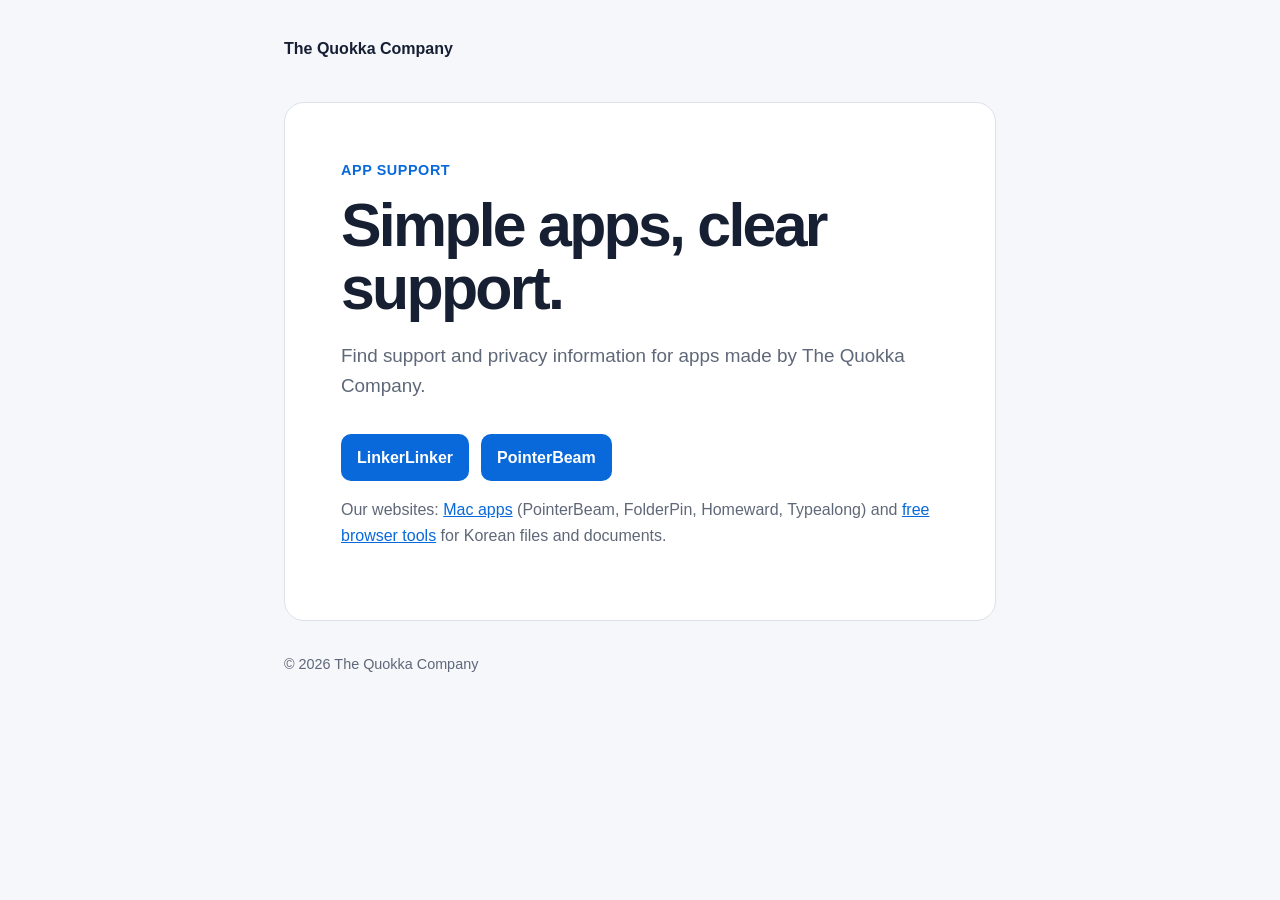
<file: index.html>
<!doctype html>
<html lang="en">
  <head>
    <meta charset="utf-8">
    <meta name="viewport" content="width=device-width, initial-scale=1">
    <meta name="description" content="Support and privacy information for apps by The Quokka Company.">
    <title>The Quokka Company Support</title>
    <link rel="stylesheet" href="assets/style.css">
  </head>
  <body>
    <div class="shell">
      <header><a class="brand" href="/">The Quokka Company</a></header>
      <main>
        <div class="eyebrow">App support</div>
        <h1>Simple apps, clear support.</h1>
        <p class="lead">Find support and privacy information for apps made by The Quokka Company.</p>
        <div class="actions"><a class="button" href="linkerlinker/">LinkerLinker</a><a class="button" href="pointerbeam/">PointerBeam</a></div>
        <p>Our websites: <a href="https://mac.thequokkacompany.com/">Mac apps</a> (PointerBeam, FolderPin, Homeward, Typealong) and <a href="https://tools.thequokkacompany.com/">free browser tools</a> for Korean files and documents.</p>
      </main>
      <footer>© 2026 The Quokka Company</footer>
    </div>
  </body>
</html>
</file>
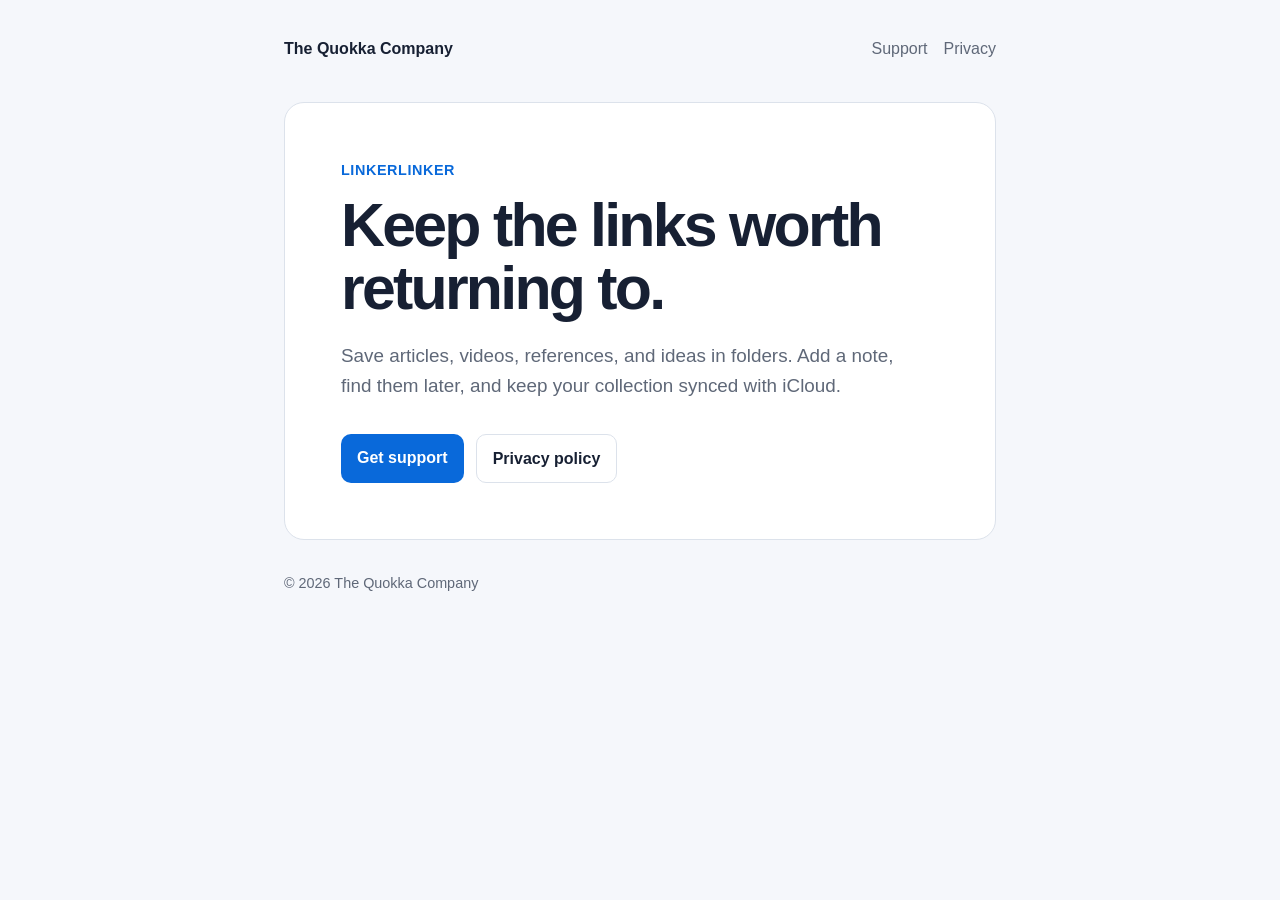
<file: linkerlinker/index.html>
<!doctype html>
<html lang="en">
  <head>
    <meta charset="utf-8">
    <meta name="viewport" content="width=device-width, initial-scale=1">
    <meta name="description" content="LinkerLinker is a simple place to collect and organize links worth revisiting.">
    <title>LinkerLinker — The Quokka Company</title>
    <link rel="stylesheet" href="../assets/style.css">
  </head>
  <body>
    <div class="shell">
      <header>
        <a class="brand" href="../">The Quokka Company</a>
        <nav><a href="support/">Support</a><a href="privacy/">Privacy</a></nav>
      </header>
      <main>
        <div class="eyebrow">LinkerLinker</div>
        <h1>Keep the links worth returning to.</h1>
        <p class="lead">Save articles, videos, references, and ideas in folders. Add a note, find them later, and keep your collection synced with iCloud.</p>
        <div class="actions"><a class="button" href="support/">Get support</a><a class="button secondary" href="privacy/">Privacy policy</a></div>
      </main>
      <footer>© 2026 The Quokka Company</footer>
    </div>
  </body>
</html>
</file>
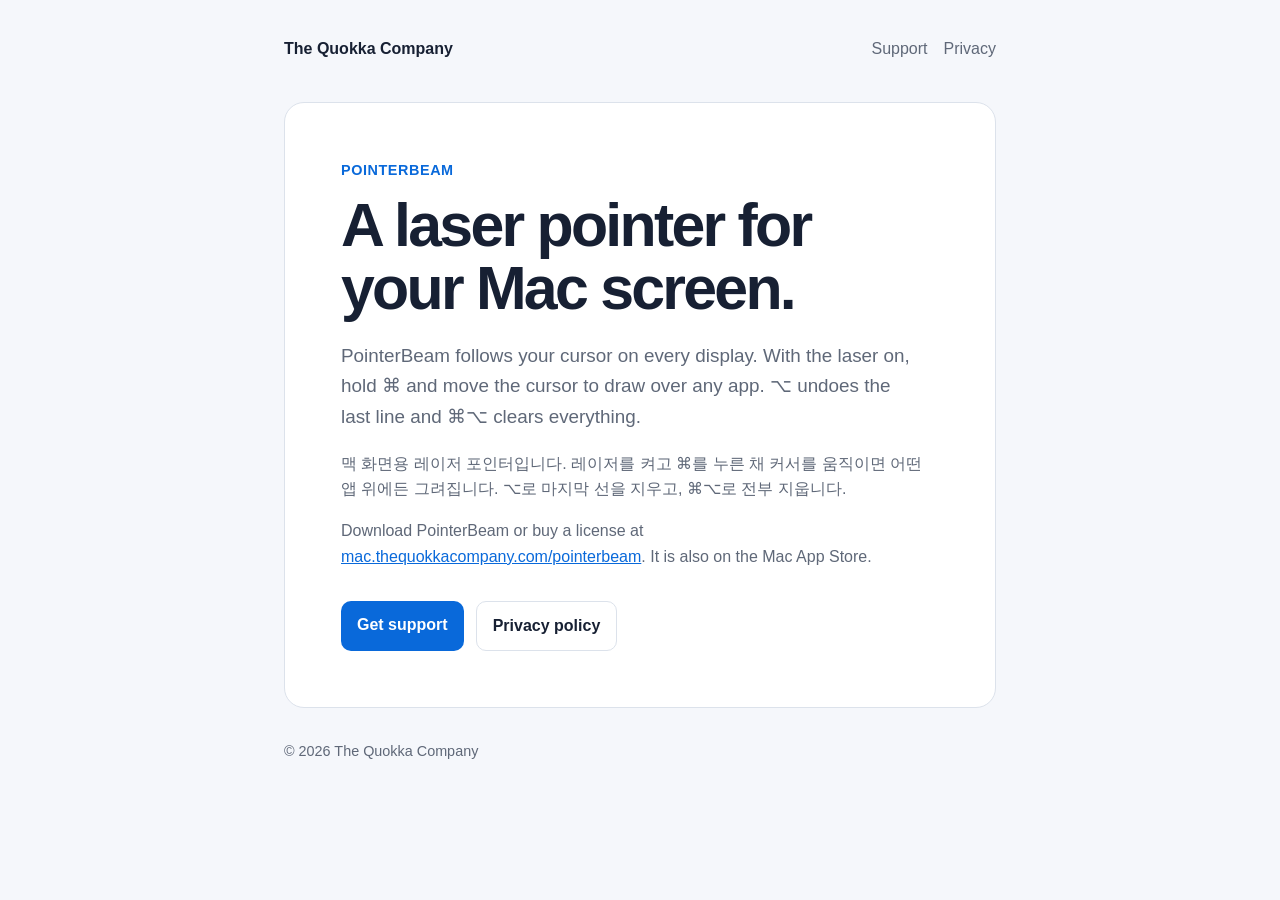
<file: pointerbeam/index.html>
<!doctype html>
<html lang="en">
  <head>
    <meta charset="utf-8">
    <meta name="viewport" content="width=device-width, initial-scale=1">
    <meta name="description" content="PointerBeam is a laser pointer and on-screen drawing tool for Mac.">
    <title>PointerBeam — The Quokka Company</title>
    <link rel="stylesheet" href="../assets/style.css">
  </head>
  <body>
    <div class="shell">
      <header>
        <a class="brand" href="../">The Quokka Company</a>
        <nav><a href="support/">Support</a><a href="privacy/">Privacy</a></nav>
      </header>
      <main>
        <div class="eyebrow">PointerBeam</div>
        <h1>A laser pointer for your Mac screen.</h1>
        <p class="lead">PointerBeam follows your cursor on every display. With the laser on, hold ⌘ and move the cursor to draw over any app. ⌥ undoes the last line and ⌘⌥ clears everything.</p>
        <p lang="ko">맥 화면용 레이저 포인터입니다. 레이저를 켜고 ⌘를 누른 채 커서를 움직이면 어떤 앱 위에든 그려집니다. ⌥로 마지막 선을 지우고, ⌘⌥로 전부 지웁니다.</p>
        <p>Download PointerBeam or buy a license at <a href="https://mac.thequokkacompany.com/pointerbeam">mac.thequokkacompany.com/pointerbeam</a>. It is also on the Mac App Store.</p>
        <div class="actions"><a class="button" href="support/">Get support</a><a class="button secondary" href="privacy/">Privacy policy</a></div>
      </main>
      <footer>© 2026 The Quokka Company</footer>
    </div>
  </body>
</html>
</file>
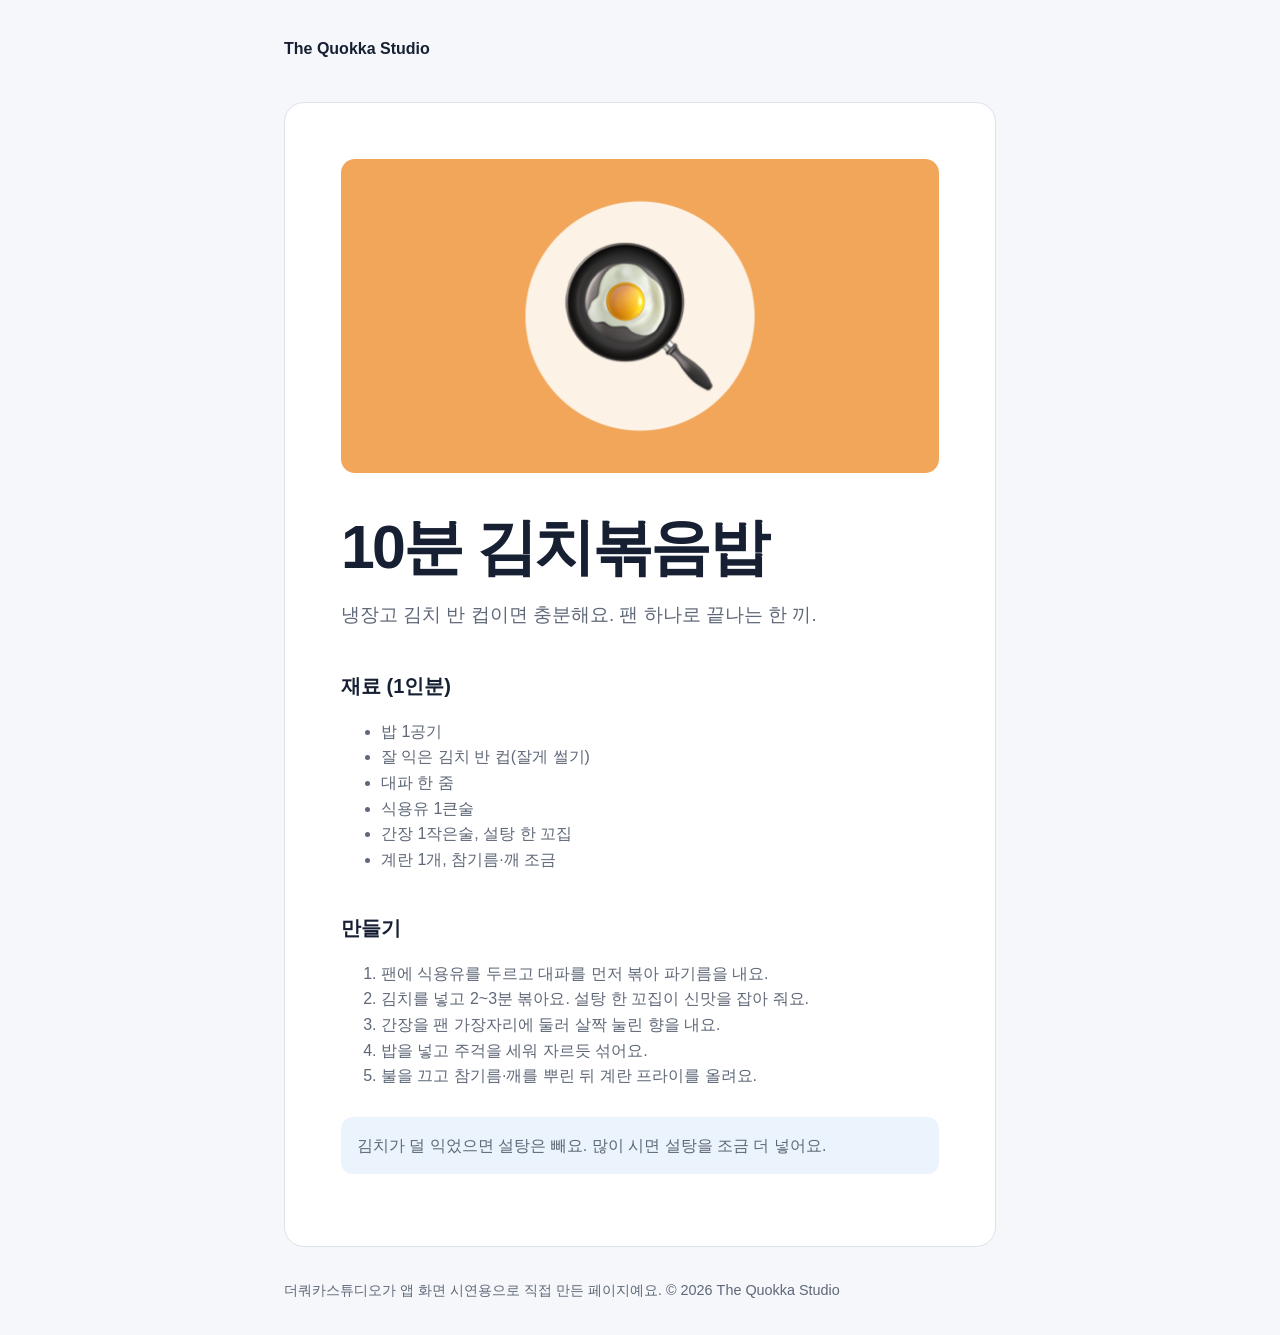
<file: demo/kimchi-fried-rice/index.html>
<!doctype html>
<html lang="ko">
  <head>
    <meta charset="utf-8">
    <meta name="viewport" content="width=device-width, initial-scale=1">
    <title>10분 김치볶음밥</title>
    <meta name="description" content="냉장고 김치 반 컵이면 충분해요. 팬 하나로 끝나는 한 끼.">
    <meta property="og:type" content="article">
    <meta property="og:title" content="10분 김치볶음밥">
    <meta property="og:description" content="냉장고 김치 반 컵이면 충분해요. 팬 하나로 끝나는 한 끼.">
    <meta property="og:url" content="https://rookie0031.github.io/demo/kimchi-fried-rice/">
    <meta property="og:image" content="https://rookie0031.github.io/demo/kimchi-fried-rice/og.png">
    <meta property="og:image:width" content="1200">
    <meta property="og:image:height" content="630">
    <meta name="twitter:card" content="summary_large_image">
    <link rel="stylesheet" href="../../assets/style.css">
  </head>
  <body>
    <div class="shell">
      <header><a class="brand" href="/">The Quokka Studio</a></header>
      <main>
        <img src="og.png" alt="" style="width:100%;border-radius:14px;margin-bottom:24px">
        <h1>10분 김치볶음밥</h1>
        <p class="lead">냉장고 김치 반 컵이면 충분해요. 팬 하나로 끝나는 한 끼.</p>

<h2>재료 (1인분)</h2>
<ul><li>밥 1공기</li><li>잘 익은 김치 반 컵(잘게 썰기)</li><li>대파 한 줌</li><li>식용유 1큰술</li><li>간장 1작은술, 설탕 한 꼬집</li><li>계란 1개, 참기름·깨 조금</li></ul>
<h2>만들기</h2>
<ol><li>팬에 식용유를 두르고 대파를 먼저 볶아 파기름을 내요.</li><li>김치를 넣고 2~3분 볶아요. 설탕 한 꼬집이 신맛을 잡아 줘요.</li><li>간장을 팬 가장자리에 둘러 살짝 눌린 향을 내요.</li><li>밥을 넣고 주걱을 세워 자르듯 섞어요.</li><li>불을 끄고 참기름·깨를 뿌린 뒤 계란 프라이를 올려요.</li></ol>
<p class="notice">김치가 덜 익었으면 설탕은 빼요. 많이 시면 설탕을 조금 더 넣어요.</p>
      </main>
      <footer>더쿼카스튜디오가 앱 화면 시연용으로 직접 만든 페이지예요. © 2026 The Quokka Studio</footer>
    </div>
  </body>
</html>
</file>
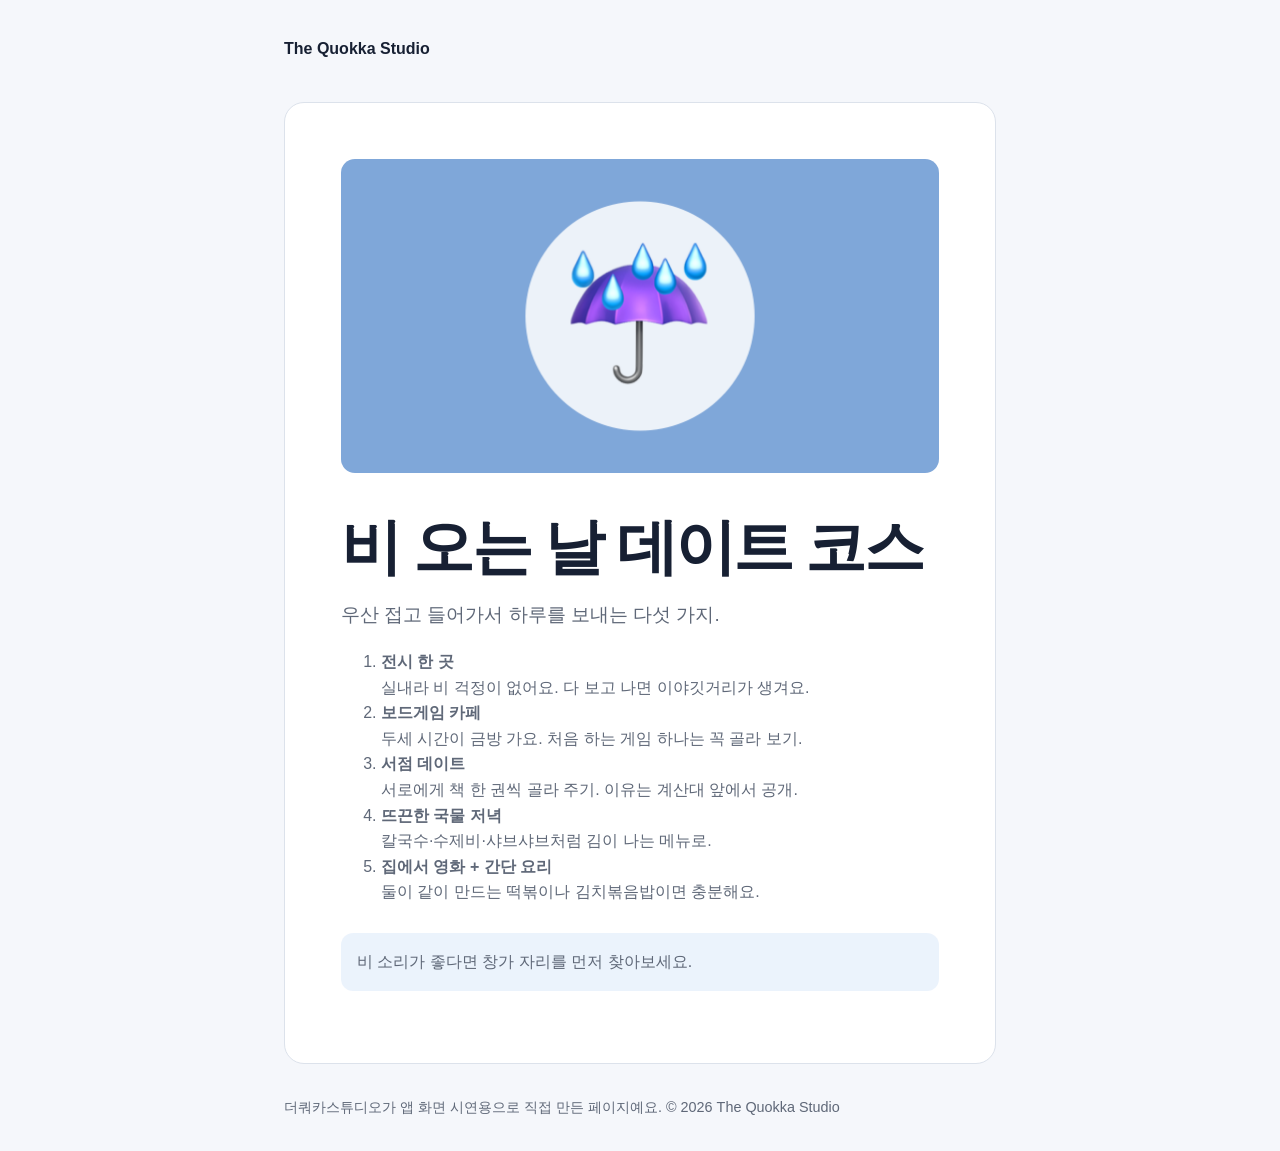
<file: demo/rainy-day-date/index.html>
<!doctype html>
<html lang="ko">
  <head>
    <meta charset="utf-8">
    <meta name="viewport" content="width=device-width, initial-scale=1">
    <title>비 오는 날 데이트 코스</title>
    <meta name="description" content="우산 접고 들어가서 하루를 보내는 다섯 가지.">
    <meta property="og:type" content="article">
    <meta property="og:title" content="비 오는 날 데이트 코스">
    <meta property="og:description" content="우산 접고 들어가서 하루를 보내는 다섯 가지.">
    <meta property="og:url" content="https://rookie0031.github.io/demo/rainy-day-date/">
    <meta property="og:image" content="https://rookie0031.github.io/demo/rainy-day-date/og.png">
    <meta property="og:image:width" content="1200">
    <meta property="og:image:height" content="630">
    <meta name="twitter:card" content="summary_large_image">
    <link rel="stylesheet" href="../../assets/style.css">
  </head>
  <body>
    <div class="shell">
      <header><a class="brand" href="/">The Quokka Studio</a></header>
      <main>
        <img src="og.png" alt="" style="width:100%;border-radius:14px;margin-bottom:24px">
        <h1>비 오는 날 데이트 코스</h1>
        <p class="lead">우산 접고 들어가서 하루를 보내는 다섯 가지.</p>

<ol><li><b>전시 한 곳</b><br>실내라 비 걱정이 없어요. 다 보고 나면 이야깃거리가 생겨요.</li><li><b>보드게임 카페</b><br>두세 시간이 금방 가요. 처음 하는 게임 하나는 꼭 골라 보기.</li><li><b>서점 데이트</b><br>서로에게 책 한 권씩 골라 주기. 이유는 계산대 앞에서 공개.</li><li><b>뜨끈한 국물 저녁</b><br>칼국수·수제비·샤브샤브처럼 김이 나는 메뉴로.</li><li><b>집에서 영화 + 간단 요리</b><br>둘이 같이 만드는 떡볶이나 김치볶음밥이면 충분해요.</li></ol>
<p class="notice">비 소리가 좋다면 창가 자리를 먼저 찾아보세요.</p>
      </main>
      <footer>더쿼카스튜디오가 앱 화면 시연용으로 직접 만든 페이지예요. © 2026 The Quokka Studio</footer>
    </div>
  </body>
</html>
</file>
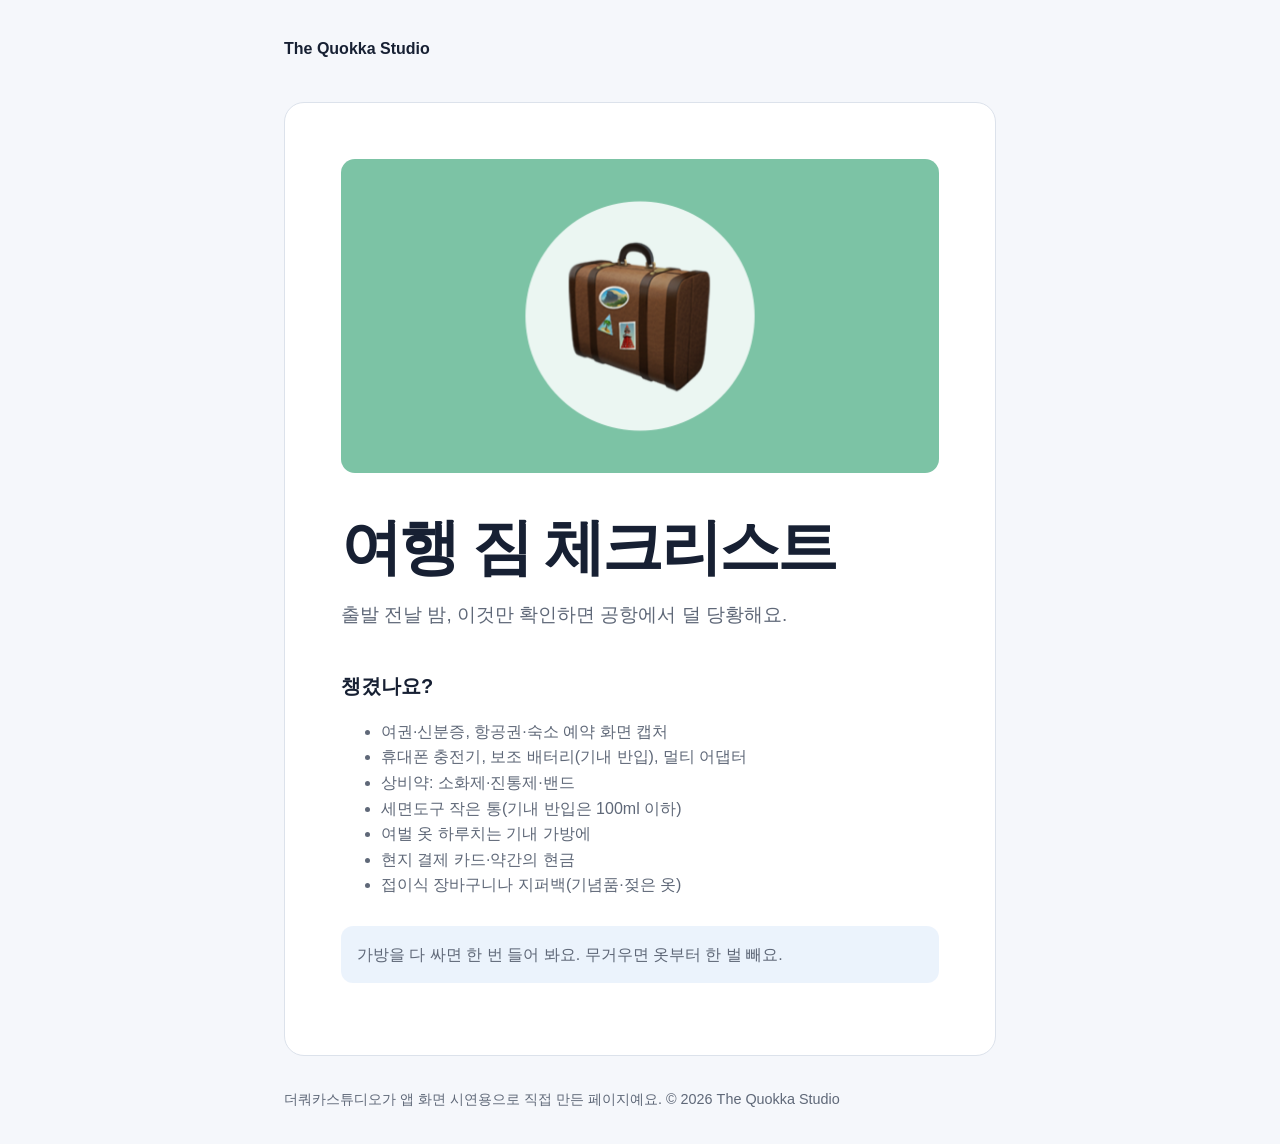
<file: demo/travel-packing/index.html>
<!doctype html>
<html lang="ko">
  <head>
    <meta charset="utf-8">
    <meta name="viewport" content="width=device-width, initial-scale=1">
    <title>여행 짐 체크리스트</title>
    <meta name="description" content="출발 전날 밤, 이것만 확인하면 공항에서 덜 당황해요.">
    <meta property="og:type" content="article">
    <meta property="og:title" content="여행 짐 체크리스트">
    <meta property="og:description" content="출발 전날 밤, 이것만 확인하면 공항에서 덜 당황해요.">
    <meta property="og:url" content="https://rookie0031.github.io/demo/travel-packing/">
    <meta property="og:image" content="https://rookie0031.github.io/demo/travel-packing/og.png">
    <meta property="og:image:width" content="1200">
    <meta property="og:image:height" content="630">
    <meta name="twitter:card" content="summary_large_image">
    <link rel="stylesheet" href="../../assets/style.css">
  </head>
  <body>
    <div class="shell">
      <header><a class="brand" href="/">The Quokka Studio</a></header>
      <main>
        <img src="og.png" alt="" style="width:100%;border-radius:14px;margin-bottom:24px">
        <h1>여행 짐 체크리스트</h1>
        <p class="lead">출발 전날 밤, 이것만 확인하면 공항에서 덜 당황해요.</p>

<h2>챙겼나요?</h2>
<ul><li>여권·신분증, 항공권·숙소 예약 화면 캡처</li><li>휴대폰 충전기, 보조 배터리(기내 반입), 멀티 어댑터</li><li>상비약: 소화제·진통제·밴드</li><li>세면도구 작은 통(기내 반입은 100ml 이하)</li><li>여벌 옷 하루치는 기내 가방에</li><li>현지 결제 카드·약간의 현금</li><li>접이식 장바구니나 지퍼백(기념품·젖은 옷)</li></ul>
<p class="notice">가방을 다 싸면 한 번 들어 봐요. 무거우면 옷부터 한 벌 빼요.</p>
      </main>
      <footer>더쿼카스튜디오가 앱 화면 시연용으로 직접 만든 페이지예요. © 2026 The Quokka Studio</footer>
    </div>
  </body>
</html>
</file>
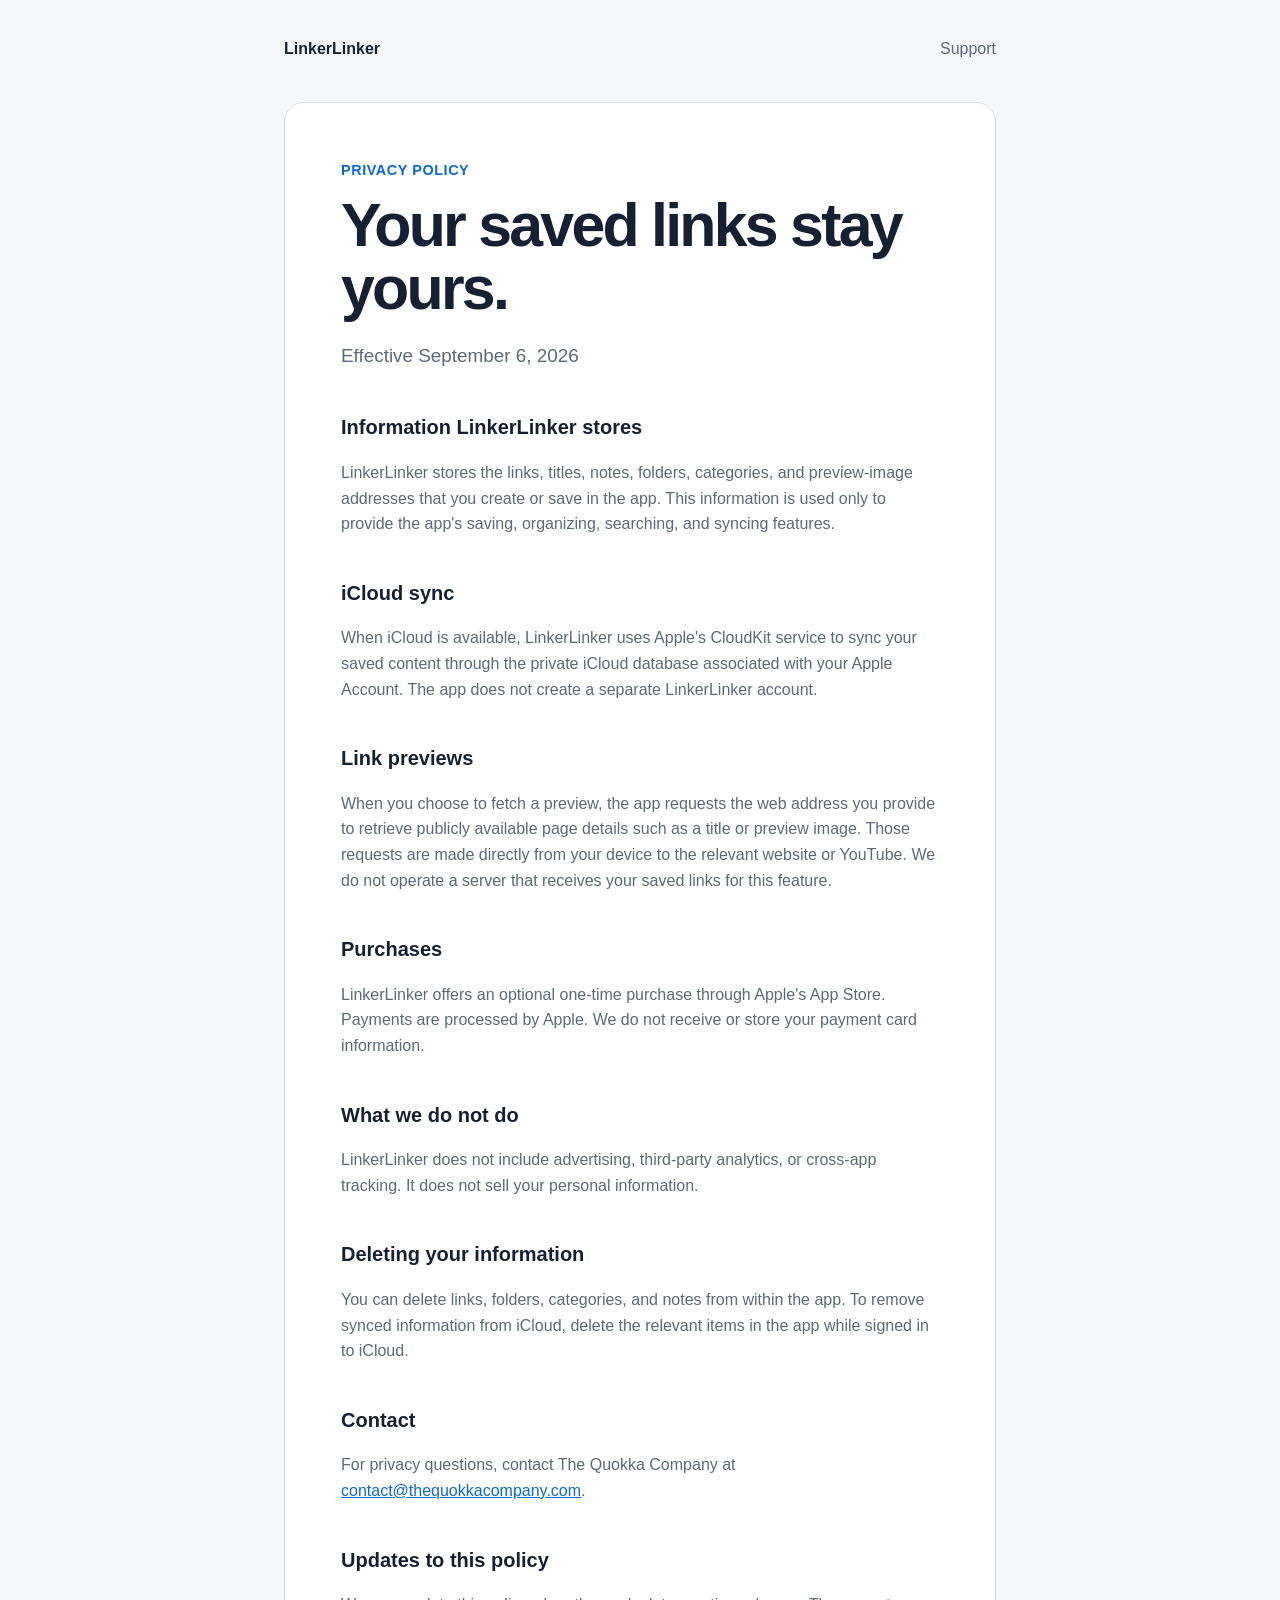
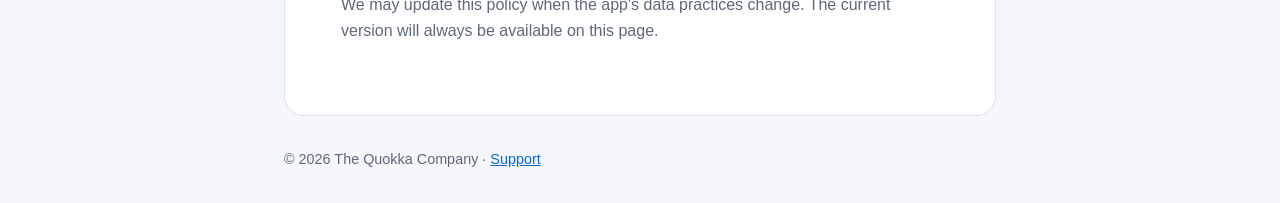
<file: linkerlinker/privacy/index.html>
<!doctype html>
<html lang="en">
  <head>
    <meta charset="utf-8">
    <meta name="viewport" content="width=device-width, initial-scale=1">
    <meta name="description" content="Privacy policy for LinkerLinker.">
    <title>LinkerLinker Privacy Policy — The Quokka Company</title>
    <link rel="stylesheet" href="../../assets/style.css">
  </head>
  <body>
    <div class="shell">
      <header>
        <a class="brand" href="../">LinkerLinker</a>
        <nav><a href="../support/">Support</a></nav>
      </header>
      <main>
        <div class="eyebrow">Privacy policy</div>
        <h1>Your saved links stay yours.</h1>
        <p class="lead">Effective September 6, 2026</p>

        <h2>Information LinkerLinker stores</h2>
        <p>LinkerLinker stores the links, titles, notes, folders, categories, and preview-image addresses that you create or save in the app. This information is used only to provide the app's saving, organizing, searching, and syncing features.</p>

        <h2>iCloud sync</h2>
        <p>When iCloud is available, LinkerLinker uses Apple's CloudKit service to sync your saved content through the private iCloud database associated with your Apple Account. The app does not create a separate LinkerLinker account.</p>

        <h2>Link previews</h2>
        <p>When you choose to fetch a preview, the app requests the web address you provide to retrieve publicly available page details such as a title or preview image. Those requests are made directly from your device to the relevant website or YouTube. We do not operate a server that receives your saved links for this feature.</p>

        <h2>Purchases</h2>
        <p>LinkerLinker offers an optional one-time purchase through Apple's App Store. Payments are processed by Apple. We do not receive or store your payment card information.</p>

        <h2>What we do not do</h2>
        <p>LinkerLinker does not include advertising, third-party analytics, or cross-app tracking. It does not sell your personal information.</p>

        <h2>Deleting your information</h2>
        <p>You can delete links, folders, categories, and notes from within the app. To remove synced information from iCloud, delete the relevant items in the app while signed in to iCloud.</p>

        <h2>Contact</h2>
        <p>For privacy questions, contact The Quokka Company at <a href="mailto:contact@thequokkacompany.com?subject=LinkerLinker%20Privacy">contact@thequokkacompany.com</a>.</p>

        <h2>Updates to this policy</h2>
        <p>We may update this policy when the app's data practices change. The current version will always be available on this page.</p>
      </main>
      <footer>© 2026 The Quokka Company · <a href="../support/">Support</a></footer>
    </div>
  </body>
</html>
</file>
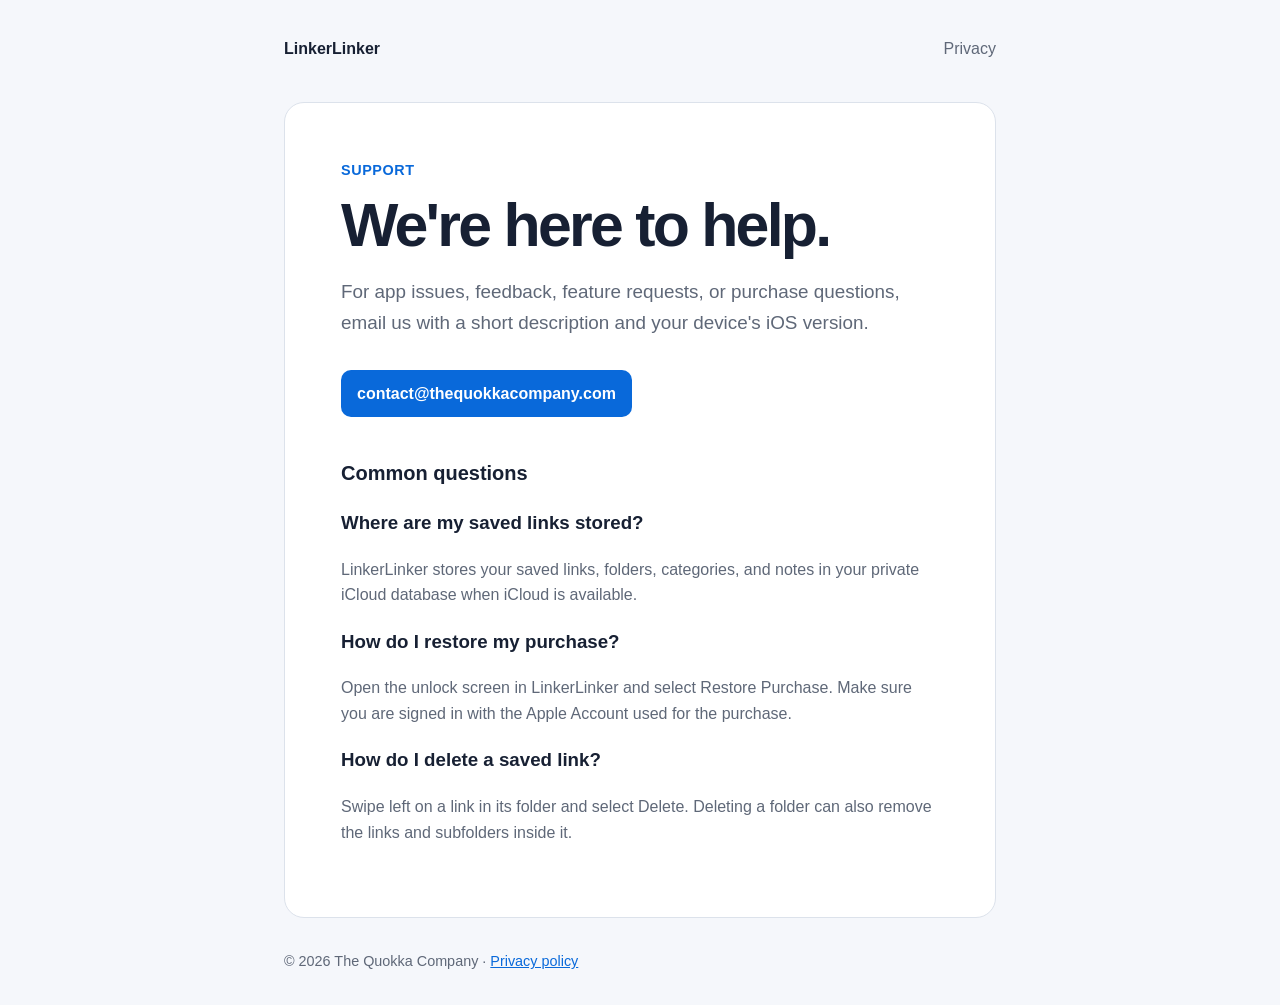
<file: linkerlinker/support/index.html>
<!doctype html>
<html lang="en">
  <head>
    <meta charset="utf-8">
    <meta name="viewport" content="width=device-width, initial-scale=1">
    <meta name="description" content="Get help with LinkerLinker.">
    <title>LinkerLinker Support — The Quokka Company</title>
    <link rel="stylesheet" href="../../assets/style.css">
  </head>
  <body>
    <div class="shell">
      <header>
        <a class="brand" href="../">LinkerLinker</a>
        <nav><a href="../privacy/">Privacy</a></nav>
      </header>
      <main>
        <div class="eyebrow">Support</div>
        <h1>We're here to help.</h1>
        <p class="lead">For app issues, feedback, feature requests, or purchase questions, email us with a short description and your device's iOS version.</p>
        <div class="actions"><a class="button" href="mailto:contact@thequokkacompany.com?subject=LinkerLinker%20Support">contact@thequokkacompany.com</a></div>

        <h2>Common questions</h2>
        <h3>Where are my saved links stored?</h3>
        <p>LinkerLinker stores your saved links, folders, categories, and notes in your private iCloud database when iCloud is available.</p>
        <h3>How do I restore my purchase?</h3>
        <p>Open the unlock screen in LinkerLinker and select Restore Purchase. Make sure you are signed in with the Apple Account used for the purchase.</p>
        <h3>How do I delete a saved link?</h3>
        <p>Swipe left on a link in its folder and select Delete. Deleting a folder can also remove the links and subfolders inside it.</p>
      </main>
      <footer>© 2026 The Quokka Company · <a href="../privacy/">Privacy policy</a></footer>
    </div>
  </body>
</html>
</file>
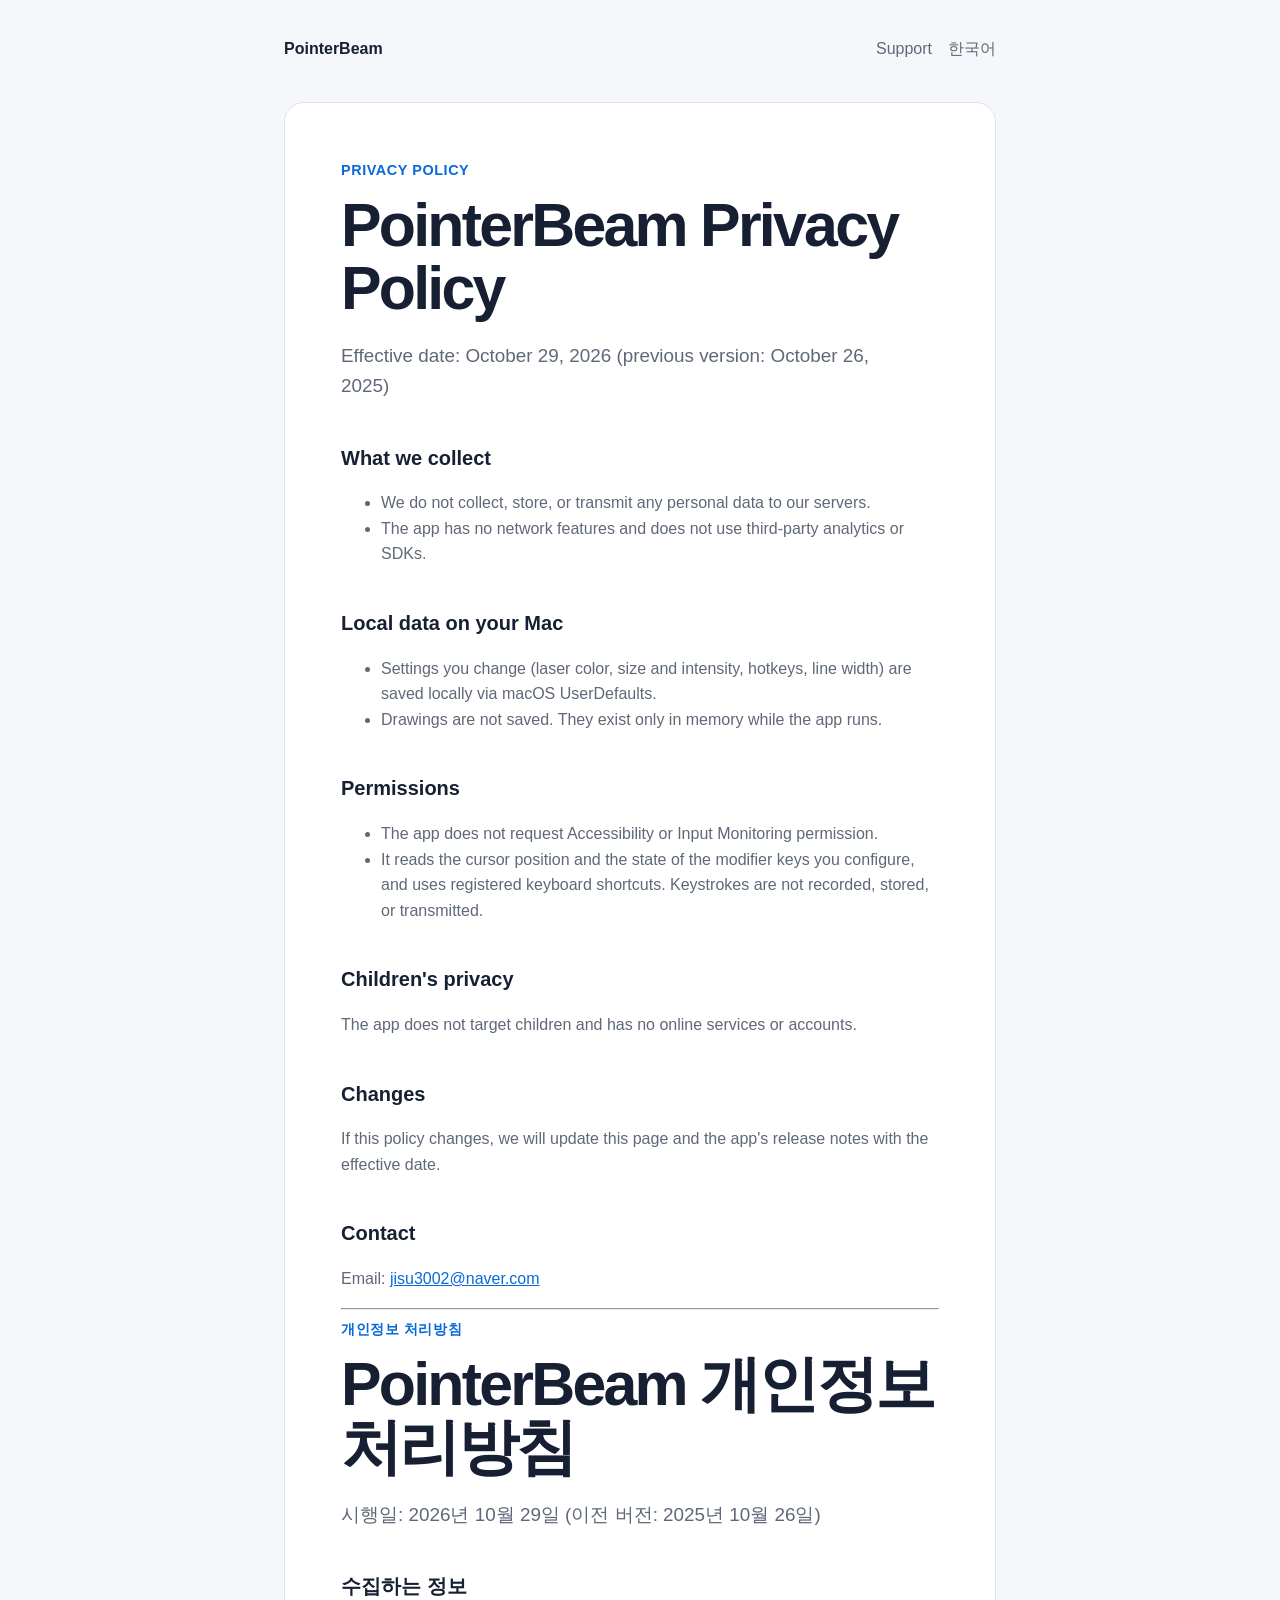
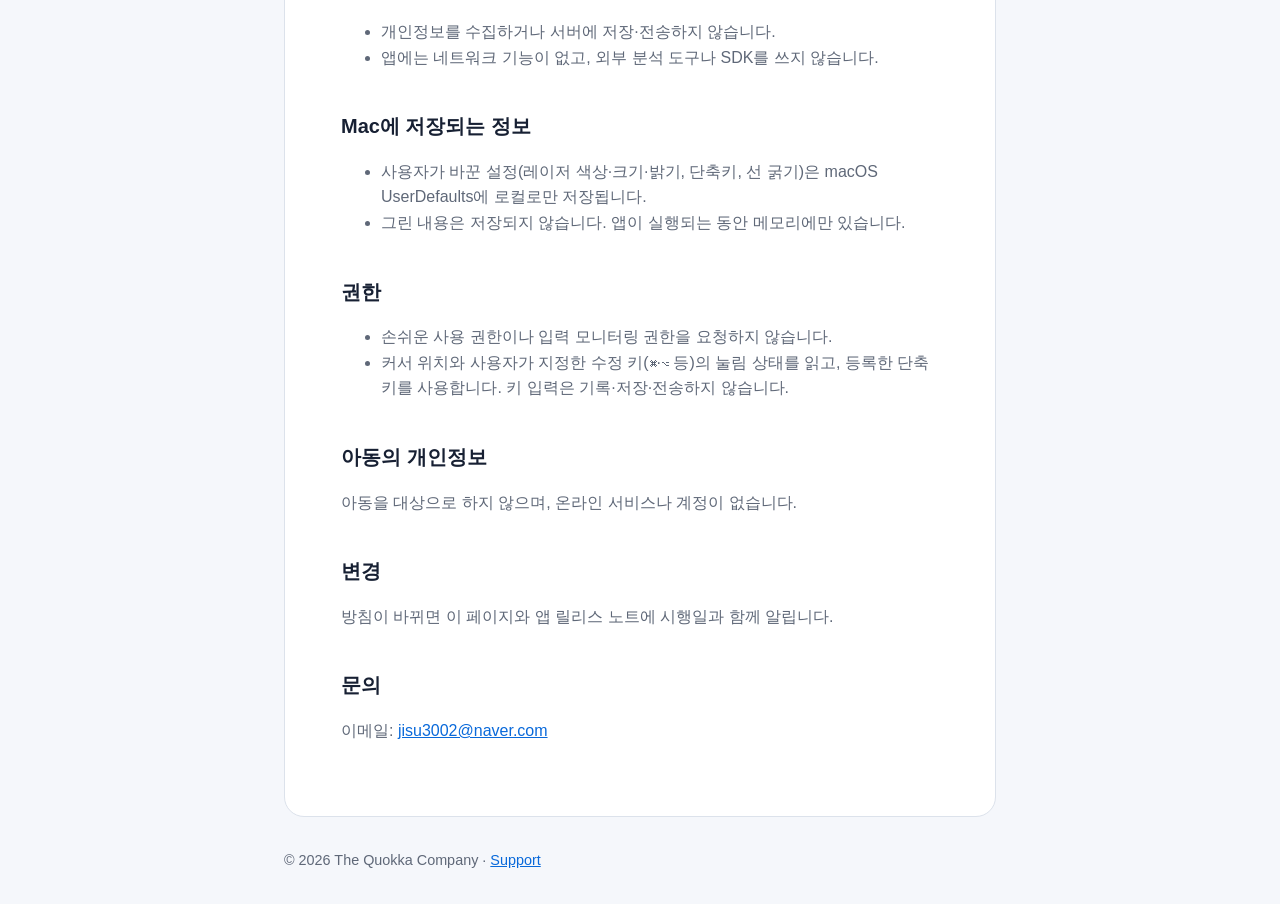
<file: pointerbeam/privacy/index.html>
<!doctype html>
<html lang="en">
  <head>
    <meta charset="utf-8">
    <meta name="viewport" content="width=device-width, initial-scale=1">
    <meta name="description" content="Privacy policy for PointerBeam.">
    <title>PointerBeam Privacy Policy — The Quokka Company</title>
    <link rel="stylesheet" href="../../assets/style.css">
  </head>
  <body>
    <div class="shell">
      <header>
        <a class="brand" href="../">PointerBeam</a>
        <nav><a href="../support/">Support</a><a href="#ko">한국어</a></nav>
      </header>
      <main>
        <div class="eyebrow">Privacy policy</div>
        <h1>PointerBeam Privacy Policy</h1>
        <p class="lead">Effective date: October 29, 2026 (previous version: October 26, 2025)</p>

        <h2>What we collect</h2>
        <ul>
          <li>We do not collect, store, or transmit any personal data to our servers.</li>
          <li>The app has no network features and does not use third-party analytics or SDKs.</li>
        </ul>

        <h2>Local data on your Mac</h2>
        <ul>
          <li>Settings you change (laser color, size and intensity, hotkeys, line width) are saved locally via macOS UserDefaults.</li>
          <li>Drawings are not saved. They exist only in memory while the app runs.</li>
        </ul>

        <h2>Permissions</h2>
        <ul>
          <li>The app does not request Accessibility or Input Monitoring permission.</li>
          <li>It reads the cursor position and the state of the modifier keys you configure, and uses registered keyboard shortcuts. Keystrokes are not recorded, stored, or transmitted.</li>
        </ul>

        <h2>Children's privacy</h2>
        <p>The app does not target children and has no online services or accounts.</p>

        <h2>Changes</h2>
        <p>If this policy changes, we will update this page and the app's release notes with the effective date.</p>

        <h2>Contact</h2>
        <p>Email: <a href="mailto:jisu3002@naver.com?subject=PointerBeam%20Privacy">jisu3002@naver.com</a></p>

        <hr>

        <section id="ko" lang="ko">
          <div class="eyebrow">개인정보 처리방침</div>
          <h1>PointerBeam 개인정보 처리방침</h1>
          <p class="lead">시행일: 2026년 10월 29일 (이전 버전: 2025년 10월 26일)</p>

          <h2>수집하는 정보</h2>
          <ul>
            <li>개인정보를 수집하거나 서버에 저장·전송하지 않습니다.</li>
            <li>앱에는 네트워크 기능이 없고, 외부 분석 도구나 SDK를 쓰지 않습니다.</li>
          </ul>

          <h2>Mac에 저장되는 정보</h2>
          <ul>
            <li>사용자가 바꾼 설정(레이저 색상·크기·밝기, 단축키, 선 굵기)은 macOS UserDefaults에 로컬로만 저장됩니다.</li>
            <li>그린 내용은 저장되지 않습니다. 앱이 실행되는 동안 메모리에만 있습니다.</li>
          </ul>

          <h2>권한</h2>
          <ul>
            <li>손쉬운 사용 권한이나 입력 모니터링 권한을 요청하지 않습니다.</li>
            <li>커서 위치와 사용자가 지정한 수정 키(⌘·⌥ 등)의 눌림 상태를 읽고, 등록한 단축키를 사용합니다. 키 입력은 기록·저장·전송하지 않습니다.</li>
          </ul>

          <h2>아동의 개인정보</h2>
          <p>아동을 대상으로 하지 않으며, 온라인 서비스나 계정이 없습니다.</p>

          <h2>변경</h2>
          <p>방침이 바뀌면 이 페이지와 앱 릴리스 노트에 시행일과 함께 알립니다.</p>

          <h2>문의</h2>
          <p>이메일: <a href="mailto:jisu3002@naver.com?subject=PointerBeam%20Privacy">jisu3002@naver.com</a></p>
        </section>
      </main>
      <footer>© 2026 The Quokka Company · <a href="../support/">Support</a></footer>
    </div>
  </body>
</html>
</file>
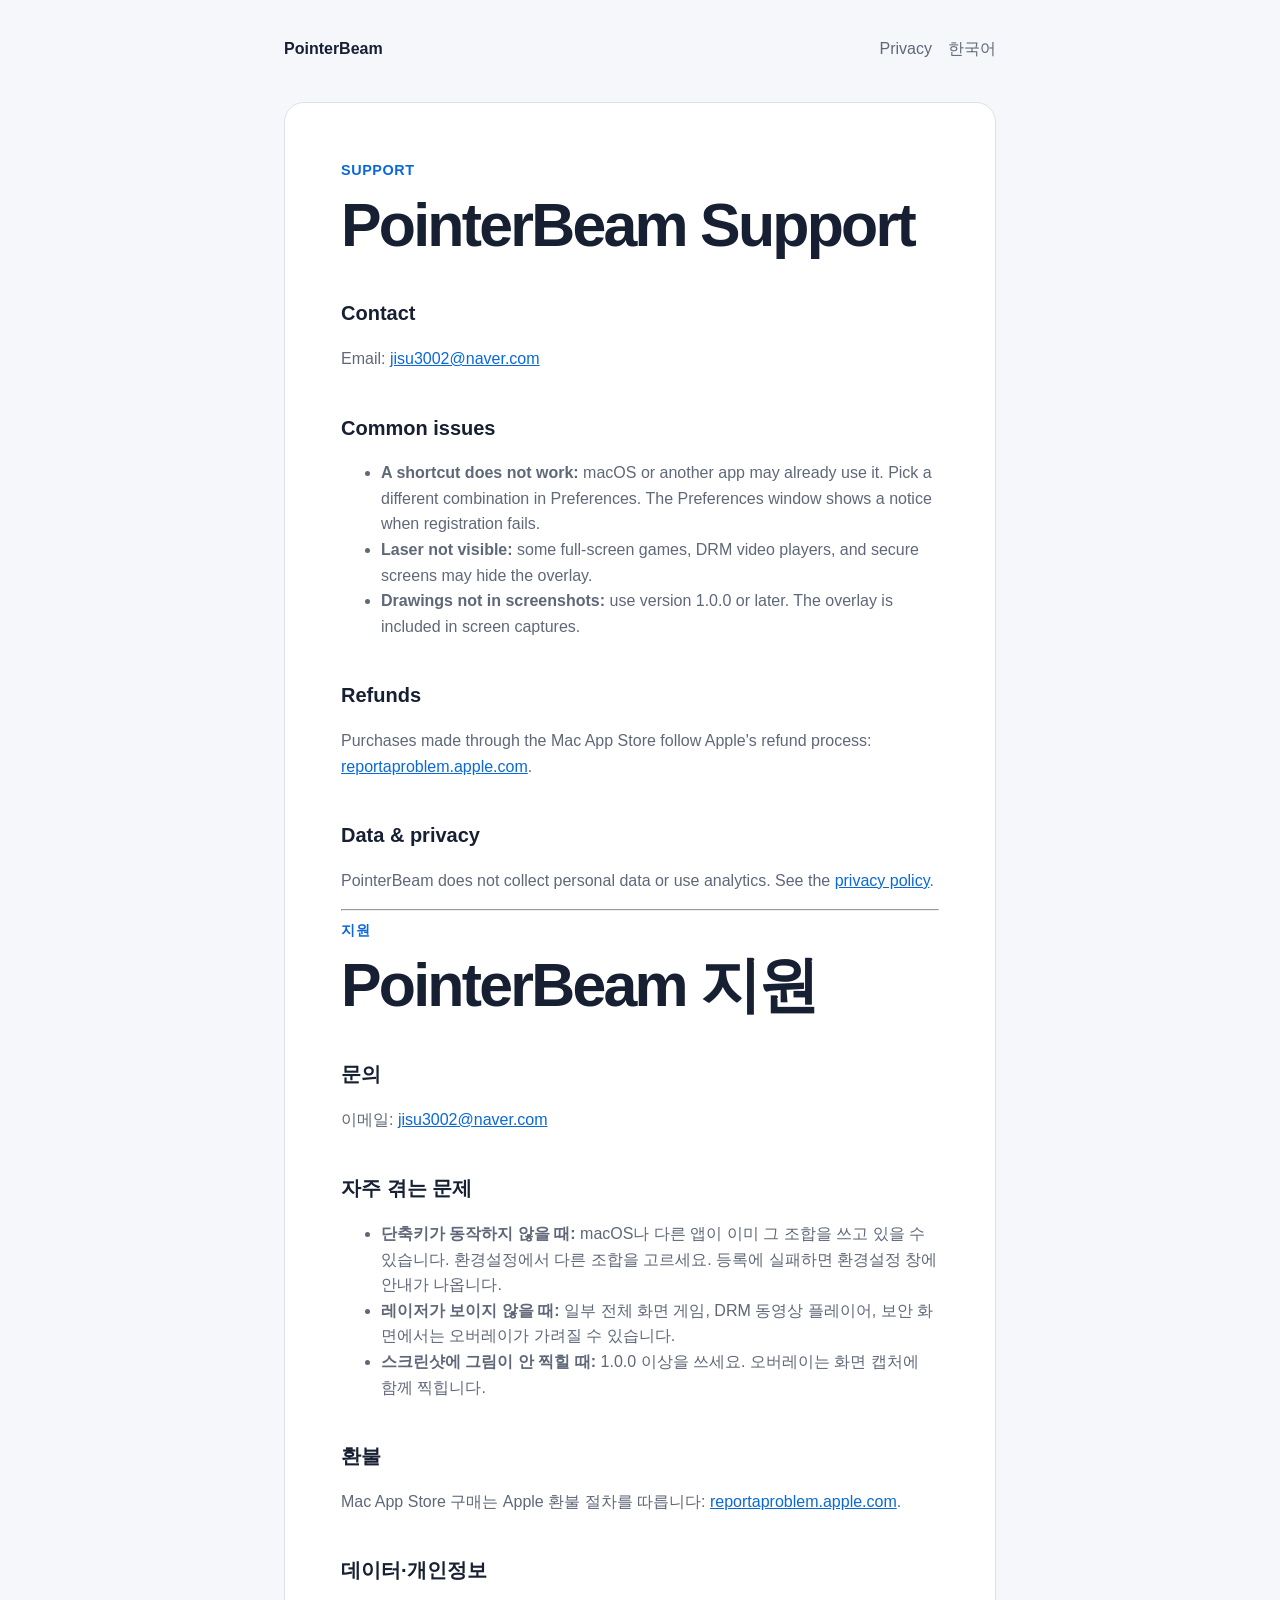
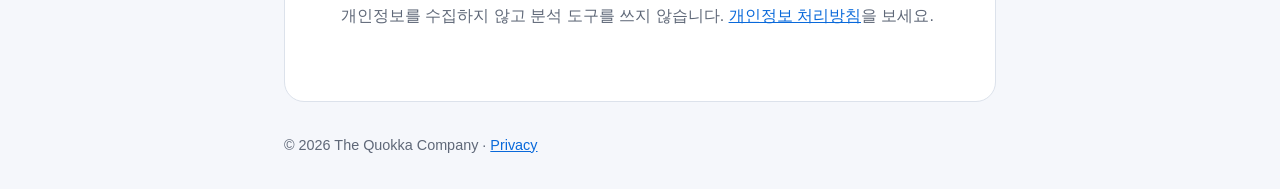
<file: pointerbeam/support/index.html>
<!doctype html>
<html lang="en">
  <head>
    <meta charset="utf-8">
    <meta name="viewport" content="width=device-width, initial-scale=1">
    <meta name="description" content="Support for PointerBeam.">
    <title>PointerBeam Support — The Quokka Company</title>
    <link rel="stylesheet" href="../../assets/style.css">
  </head>
  <body>
    <div class="shell">
      <header>
        <a class="brand" href="../">PointerBeam</a>
        <nav><a href="../privacy/">Privacy</a><a href="#ko">한국어</a></nav>
      </header>
      <main>
        <div class="eyebrow">Support</div>
        <h1>PointerBeam Support</h1>

        <h2>Contact</h2>
        <p>Email: <a href="mailto:jisu3002@naver.com?subject=PointerBeam%20Support">jisu3002@naver.com</a></p>

        <h2>Common issues</h2>
        <ul>
          <li><b>A shortcut does not work:</b> macOS or another app may already use it. Pick a different combination in Preferences. The Preferences window shows a notice when registration fails.</li>
          <li><b>Laser not visible:</b> some full-screen games, DRM video players, and secure screens may hide the overlay.</li>
          <li><b>Drawings not in screenshots:</b> use version 1.0.0 or later. The overlay is included in screen captures.</li>
        </ul>

        <h2>Refunds</h2>
        <p>Purchases made through the Mac App Store follow Apple's refund process: <a href="https://reportaproblem.apple.com">reportaproblem.apple.com</a>.</p>

        <h2>Data &amp; privacy</h2>
        <p>PointerBeam does not collect personal data or use analytics. See the <a href="../privacy/">privacy policy</a>.</p>

        <hr>

        <section id="ko" lang="ko">
          <div class="eyebrow">지원</div>
          <h1>PointerBeam 지원</h1>

          <h2>문의</h2>
          <p>이메일: <a href="mailto:jisu3002@naver.com?subject=PointerBeam%20Support">jisu3002@naver.com</a></p>

          <h2>자주 겪는 문제</h2>
          <ul>
            <li><b>단축키가 동작하지 않을 때:</b> macOS나 다른 앱이 이미 그 조합을 쓰고 있을 수 있습니다. 환경설정에서 다른 조합을 고르세요. 등록에 실패하면 환경설정 창에 안내가 나옵니다.</li>
            <li><b>레이저가 보이지 않을 때:</b> 일부 전체 화면 게임, DRM 동영상 플레이어, 보안 화면에서는 오버레이가 가려질 수 있습니다.</li>
            <li><b>스크린샷에 그림이 안 찍힐 때:</b> 1.0.0 이상을 쓰세요. 오버레이는 화면 캡처에 함께 찍힙니다.</li>
          </ul>

          <h2>환불</h2>
          <p>Mac App Store 구매는 Apple 환불 절차를 따릅니다: <a href="https://reportaproblem.apple.com">reportaproblem.apple.com</a>.</p>

          <h2>데이터·개인정보</h2>
          <p>개인정보를 수집하지 않고 분석 도구를 쓰지 않습니다. <a href="../privacy/#ko">개인정보 처리방침</a>을 보세요.</p>
        </section>
      </main>
      <footer>© 2026 The Quokka Company · <a href="../privacy/">Privacy</a></footer>
    </div>
  </body>
</html>
</file>
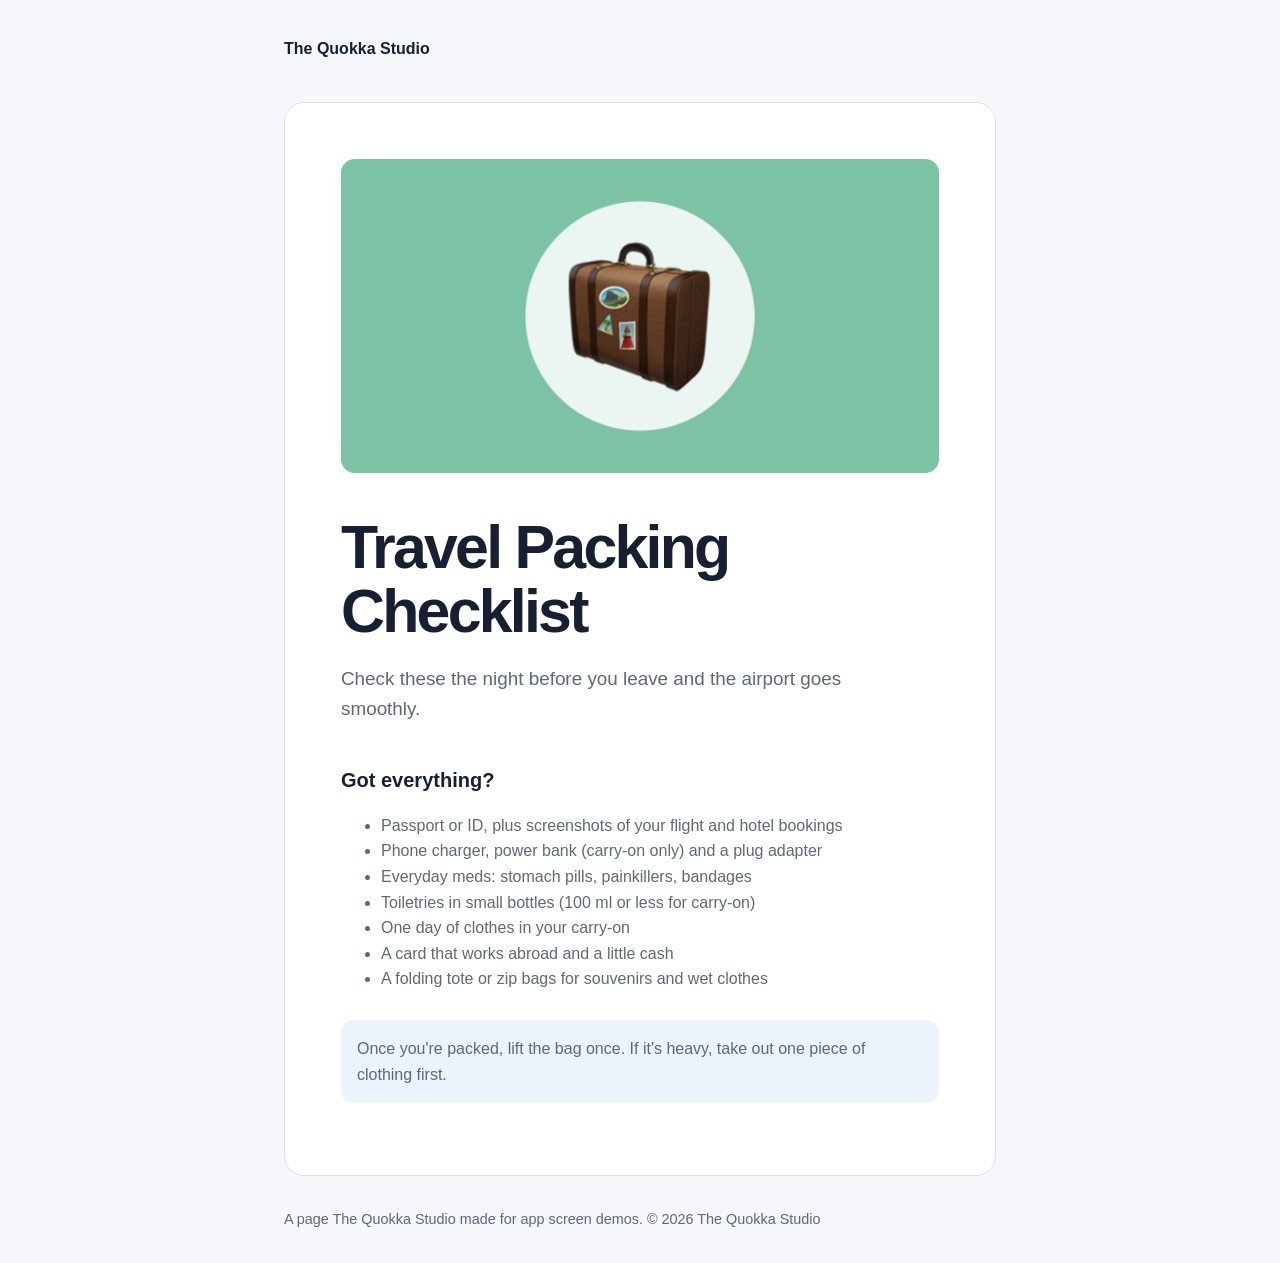
<file: demo/en/travel-packing/index.html>
<!doctype html>
<html lang="en">
  <head>
    <meta charset="utf-8">
    <meta name="viewport" content="width=device-width, initial-scale=1">
    <title>Travel Packing Checklist</title>
    <meta name="description" content="Check these the night before you leave and the airport goes smoothly.">
    <meta property="og:type" content="article">
    <meta property="og:title" content="Travel Packing Checklist">
    <meta property="og:description" content="Check these the night before you leave and the airport goes smoothly.">
    <meta property="og:url" content="https://rookie0031.github.io/demo/en/travel-packing/">
    <meta property="og:image" content="https://rookie0031.github.io/demo/travel-packing/og.png">
    <meta property="og:image:width" content="1200">
    <meta property="og:image:height" content="630">
    <meta name="twitter:card" content="summary_large_image">
    <link rel="stylesheet" href="../../../assets/style.css">
  </head>
  <body>
    <div class="shell">
      <header><a class="brand" href="/">The Quokka Studio</a></header>
      <main>
        <img src="../../travel-packing/og.png" alt="" style="width:100%;border-radius:14px;margin-bottom:24px">
        <h1>Travel Packing Checklist</h1>
        <p class="lead">Check these the night before you leave and the airport goes smoothly.</p>
<h2>Got everything?</h2>
<ul><li>Passport or ID, plus screenshots of your flight and hotel bookings</li><li>Phone charger, power bank (carry-on only) and a plug adapter</li><li>Everyday meds: stomach pills, painkillers, bandages</li><li>Toiletries in small bottles (100 ml or less for carry-on)</li><li>One day of clothes in your carry-on</li><li>A card that works abroad and a little cash</li><li>A folding tote or zip bags for souvenirs and wet clothes</li></ul>
<p class="notice">Once you're packed, lift the bag once. If it's heavy, take out one piece of clothing first.</p>
      </main>
      <footer>A page The Quokka Studio made for app screen demos. © 2026 The Quokka Studio</footer>
    </div>
  </body>
</html>
</file>
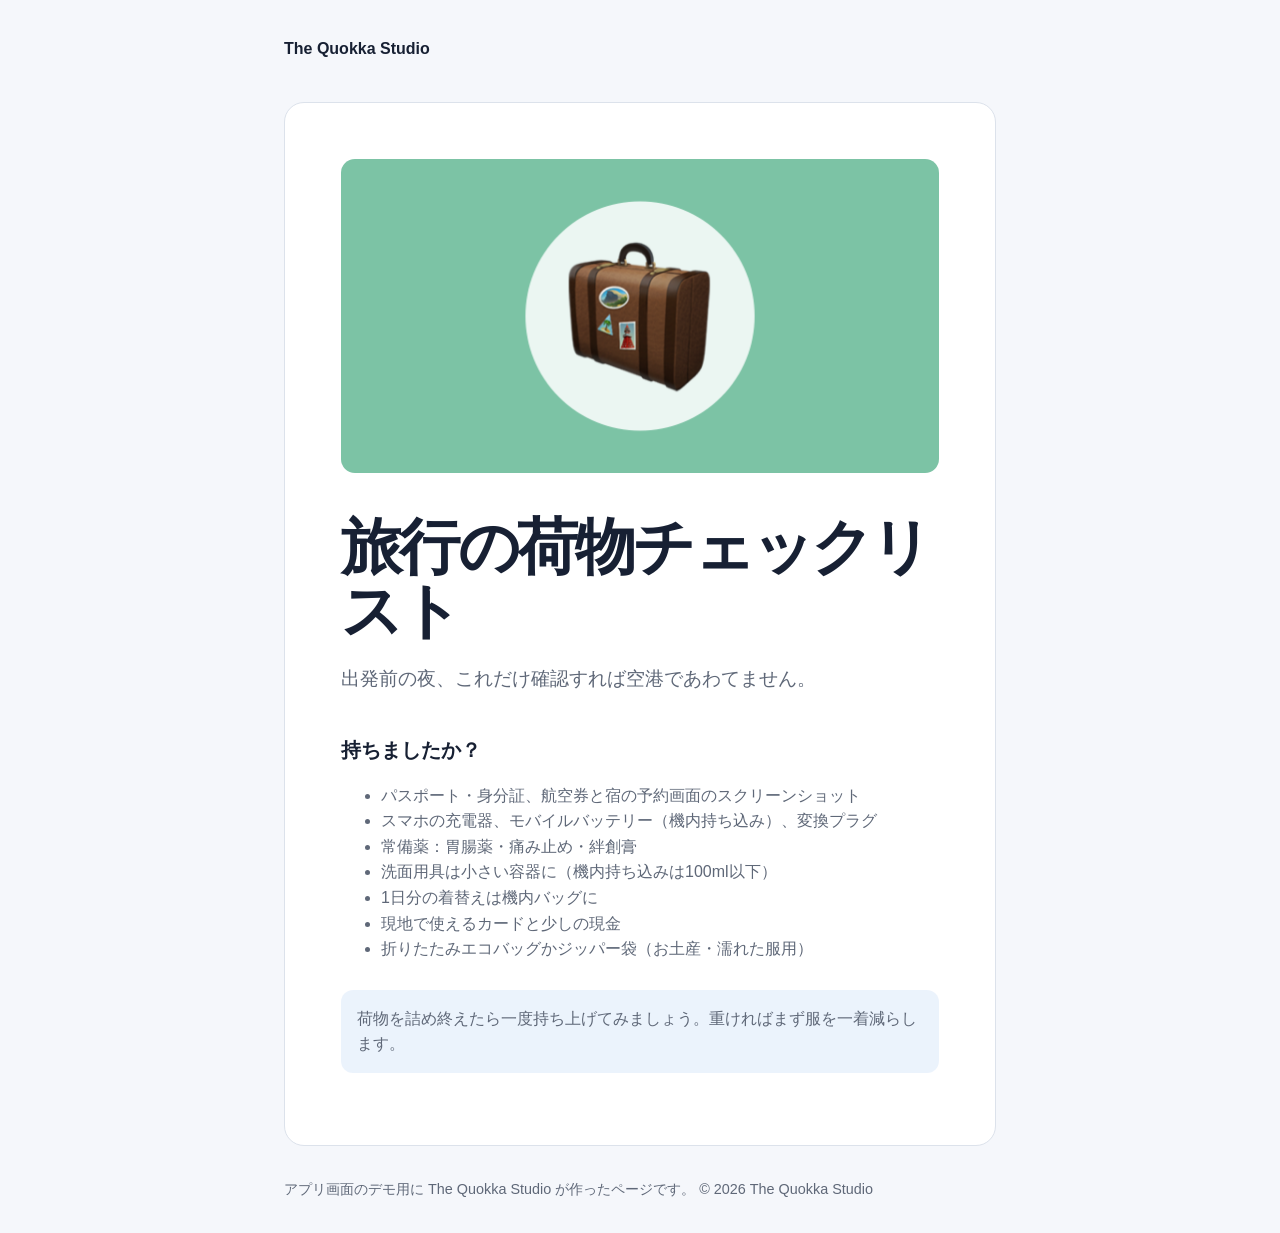
<file: demo/ja/travel-packing/index.html>
<!doctype html>
<html lang="ja">
  <head>
    <meta charset="utf-8">
    <meta name="viewport" content="width=device-width, initial-scale=1">
    <title>旅行の荷物チェックリスト</title>
    <meta name="description" content="出発前の夜、これだけ確認すれば空港であわてません。">
    <meta property="og:type" content="article">
    <meta property="og:title" content="旅行の荷物チェックリスト">
    <meta property="og:description" content="出発前の夜、これだけ確認すれば空港であわてません。">
    <meta property="og:url" content="https://rookie0031.github.io/demo/ja/travel-packing/">
    <meta property="og:image" content="https://rookie0031.github.io/demo/travel-packing/og.png">
    <meta property="og:image:width" content="1200">
    <meta property="og:image:height" content="630">
    <meta name="twitter:card" content="summary_large_image">
    <link rel="stylesheet" href="../../../assets/style.css">
  </head>
  <body>
    <div class="shell">
      <header><a class="brand" href="/">The Quokka Studio</a></header>
      <main>
        <img src="../../travel-packing/og.png" alt="" style="width:100%;border-radius:14px;margin-bottom:24px">
        <h1>旅行の荷物チェックリスト</h1>
        <p class="lead">出発前の夜、これだけ確認すれば空港であわてません。</p>
<h2>持ちましたか？</h2>
<ul><li>パスポート・身分証、航空券と宿の予約画面のスクリーンショット</li><li>スマホの充電器、モバイルバッテリー（機内持ち込み）、変換プラグ</li><li>常備薬：胃腸薬・痛み止め・絆創膏</li><li>洗面用具は小さい容器に（機内持ち込みは100ml以下）</li><li>1日分の着替えは機内バッグに</li><li>現地で使えるカードと少しの現金</li><li>折りたたみエコバッグかジッパー袋（お土産・濡れた服用）</li></ul>
<p class="notice">荷物を詰め終えたら一度持ち上げてみましょう。重ければまず服を一着減らします。</p>
      </main>
      <footer>アプリ画面のデモ用に The Quokka Studio が作ったページです。 © 2026 The Quokka Studio</footer>
    </div>
  </body>
</html>
</file>
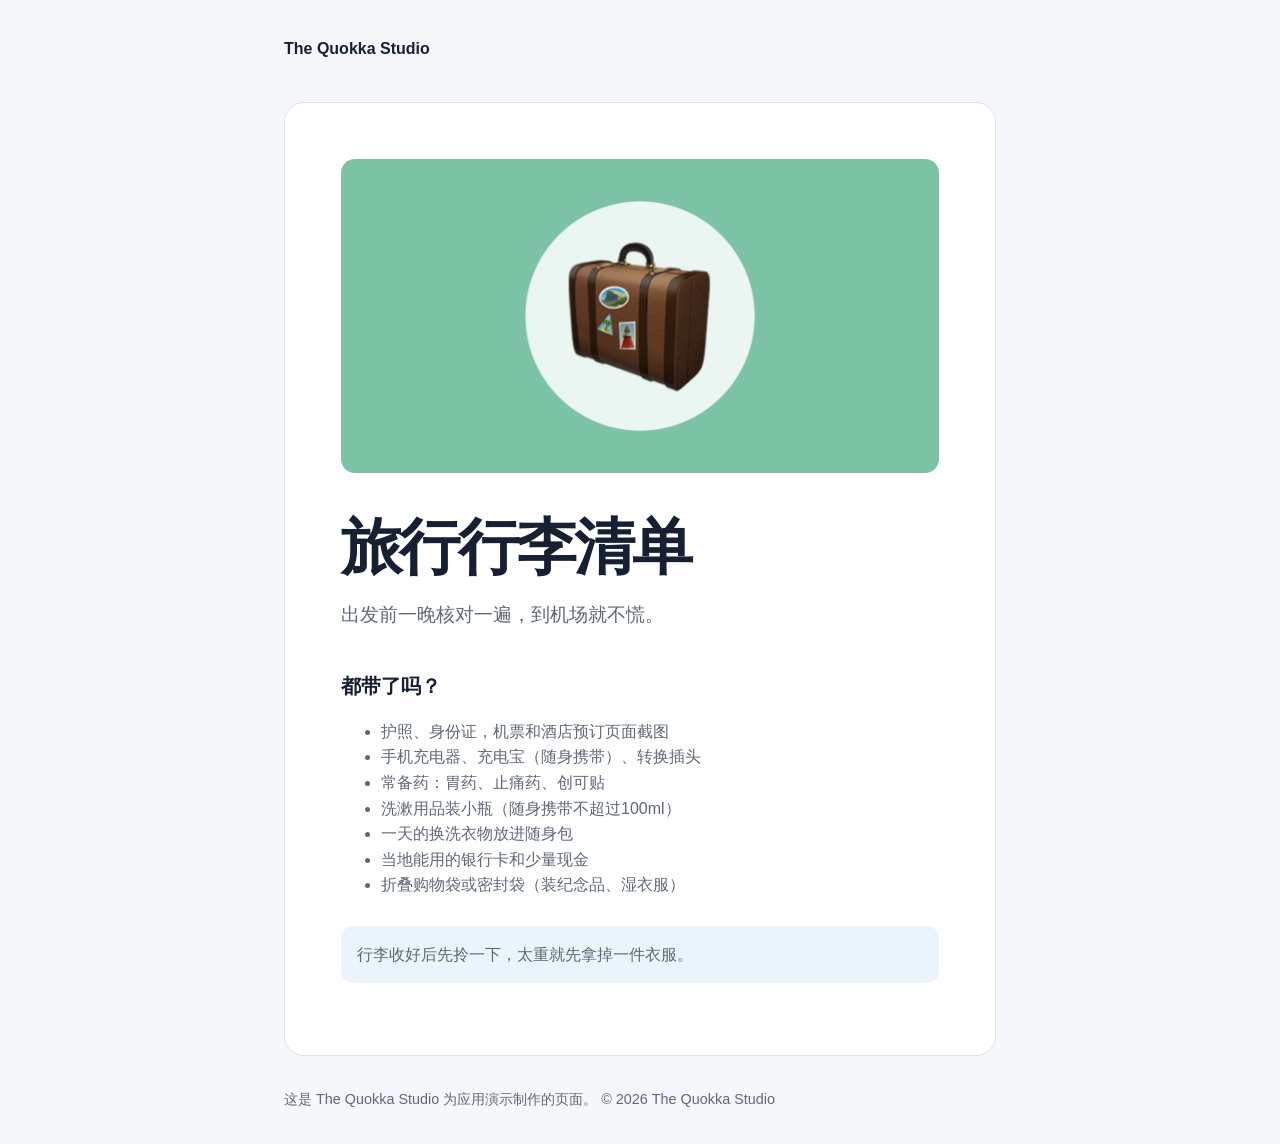
<file: demo/zh/travel-packing/index.html>
<!doctype html>
<html lang="zh-Hans">
  <head>
    <meta charset="utf-8">
    <meta name="viewport" content="width=device-width, initial-scale=1">
    <title>旅行行李清单</title>
    <meta name="description" content="出发前一晚核对一遍，到机场就不慌。">
    <meta property="og:type" content="article">
    <meta property="og:title" content="旅行行李清单">
    <meta property="og:description" content="出发前一晚核对一遍，到机场就不慌。">
    <meta property="og:url" content="https://rookie0031.github.io/demo/zh/travel-packing/">
    <meta property="og:image" content="https://rookie0031.github.io/demo/travel-packing/og.png">
    <meta property="og:image:width" content="1200">
    <meta property="og:image:height" content="630">
    <meta name="twitter:card" content="summary_large_image">
    <link rel="stylesheet" href="../../../assets/style.css">
  </head>
  <body>
    <div class="shell">
      <header><a class="brand" href="/">The Quokka Studio</a></header>
      <main>
        <img src="../../travel-packing/og.png" alt="" style="width:100%;border-radius:14px;margin-bottom:24px">
        <h1>旅行行李清单</h1>
        <p class="lead">出发前一晚核对一遍，到机场就不慌。</p>
<h2>都带了吗？</h2>
<ul><li>护照、身份证，机票和酒店预订页面截图</li><li>手机充电器、充电宝（随身携带）、转换插头</li><li>常备药：胃药、止痛药、创可贴</li><li>洗漱用品装小瓶（随身携带不超过100ml）</li><li>一天的换洗衣物放进随身包</li><li>当地能用的银行卡和少量现金</li><li>折叠购物袋或密封袋（装纪念品、湿衣服）</li></ul>
<p class="notice">行李收好后先拎一下，太重就先拿掉一件衣服。</p>
      </main>
      <footer>这是 The Quokka Studio 为应用演示制作的页面。 © 2026 The Quokka Studio</footer>
    </div>
  </body>
</html>
</file>
<file: assets/style.css>
:root {
  color-scheme: light dark;
  --ink: #172033;
  --muted: #5f6878;
  --line: #dce2eb;
  --surface: #ffffff;
  --canvas: #f5f7fb;
  --accent: #0969da;
}

* { box-sizing: border-box; }

body {
  margin: 0;
  background: var(--canvas);
  color: var(--ink);
  font-family: -apple-system, BlinkMacSystemFont, "Segoe UI", sans-serif;
  line-height: 1.6;
}

a { color: var(--accent); }

.shell { max-width: 760px; margin: 0 auto; padding: 24px; }

header {
  display: flex;
  justify-content: space-between;
  align-items: center;
  gap: 16px;
  padding: 12px 0 40px;
}

.brand { color: inherit; font-weight: 700; text-decoration: none; }

nav { display: flex; flex-wrap: wrap; gap: 16px; }
nav a { color: var(--muted); text-decoration: none; }

main, .card {
  background: var(--surface);
  border: 1px solid var(--line);
  border-radius: 20px;
}

main { padding: clamp(28px, 6vw, 56px); }

.eyebrow { color: var(--accent); font-size: .9rem; font-weight: 700; letter-spacing: .04em; text-transform: uppercase; }
h1 { font-size: clamp(2rem, 7vw, 3.8rem); letter-spacing: -.045em; line-height: 1.05; margin: 12px 0 20px; }
h2 { font-size: 1.25rem; margin-top: 40px; }
p, li { color: var(--muted); }
.lead { font-size: 1.18rem; max-width: 580px; }

.actions { display: flex; flex-wrap: wrap; gap: 12px; margin-top: 32px; }
.button { background: var(--accent); border-radius: 10px; color: white; display: inline-block; font-weight: 700; padding: 11px 16px; text-decoration: none; }
.button.secondary { background: transparent; border: 1px solid var(--line); color: var(--ink); }

.notice { background: color-mix(in srgb, var(--accent) 8%, transparent); border-radius: 12px; margin-top: 28px; padding: 16px; }
footer { color: var(--muted); font-size: .9rem; padding: 32px 0 8px; }

@media (prefers-color-scheme: dark) {
  :root { --ink: #eef2f8; --muted: #b5bdcb; --line: #313b4c; --surface: #182131; --canvas: #101722; --accent: #58a6ff; }
}

@media (max-width: 520px) {
  header { align-items: flex-start; flex-direction: column; padding-bottom: 24px; }
  main { border-radius: 16px; }
}
</file>
